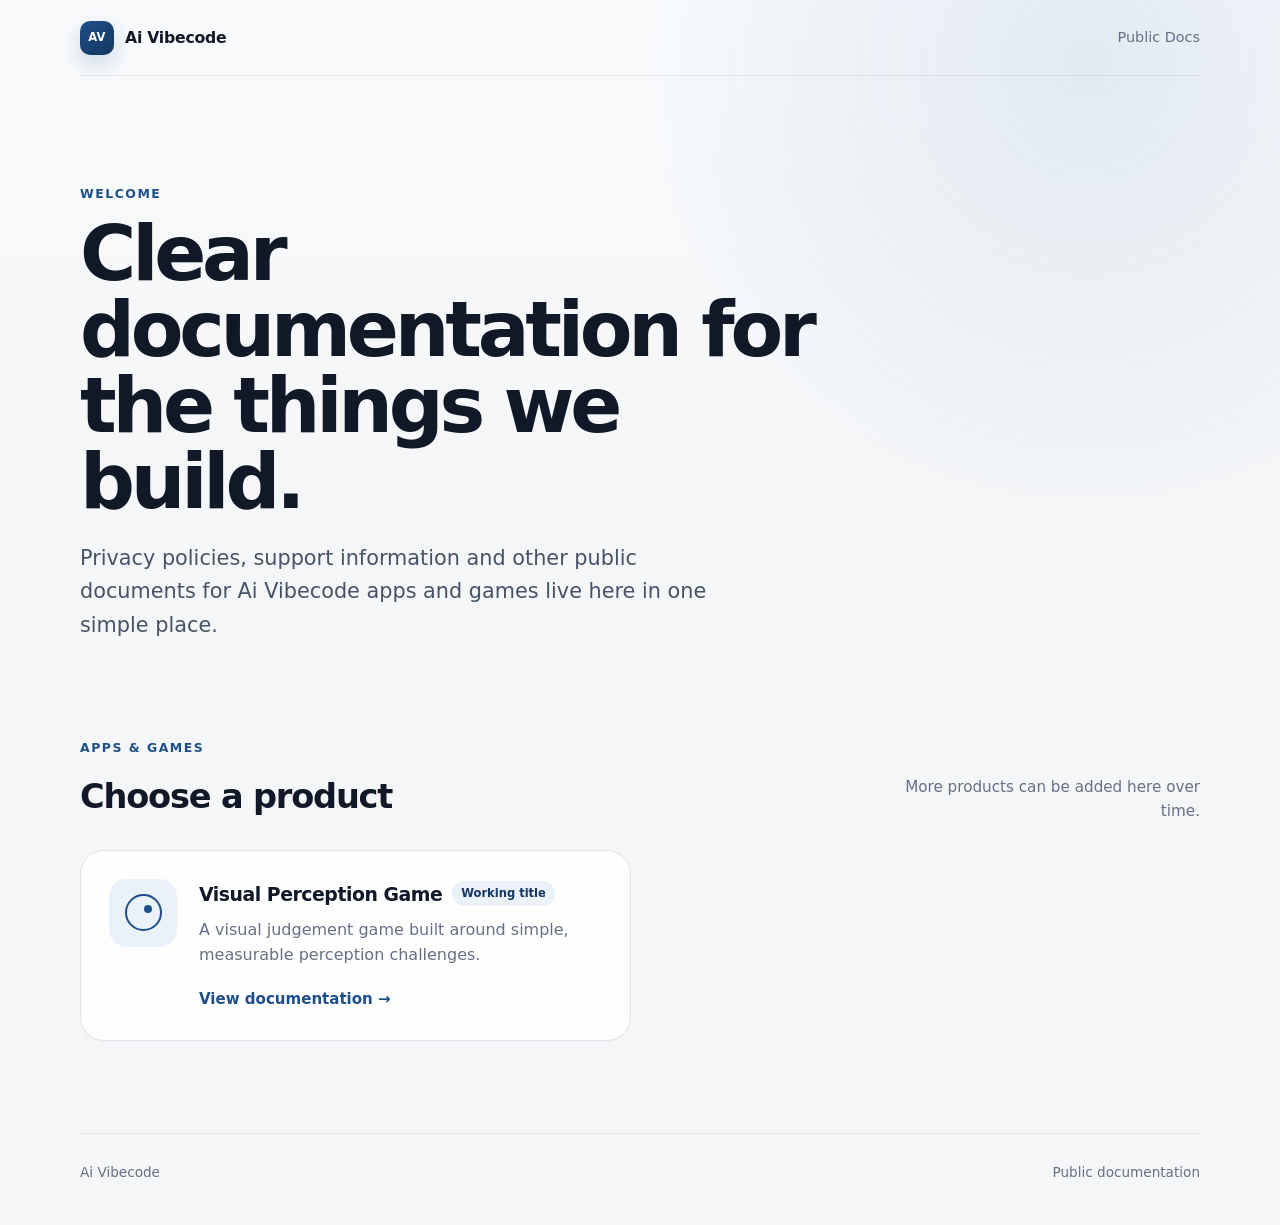
<file: index.html>
<!doctype html>
<html lang="en">
  <head>
    <meta charset="utf-8" />
    <meta name="viewport" content="width=device-width, initial-scale=1" />
    <meta name="description" content="Public documentation for apps and games from Ai Vibecode." />
    <meta name="theme-color" content="#0f172a" />
    <title>Ai Vibecode — Public Docs</title>
    <link rel="stylesheet" href="./styles.css" />
  </head>
  <body>
    <div class="site-shell">
      <header class="topbar">
        <a class="brand" href="./" aria-label="Ai Vibecode public docs home">
          <span class="brand-mark" aria-hidden="true">AV</span>
          <span>Ai Vibecode</span>
        </a>
        <span class="topbar-label">Public Docs</span>
      </header>

      <main>
        <section class="hero" aria-labelledby="welcome-title">
          <p class="eyebrow">Welcome</p>
          <h1 id="welcome-title">Clear documentation for the things we build.</h1>
          <p class="hero-copy">
            Privacy policies, support information and other public documents for
            Ai Vibecode apps and games live here in one simple place.
          </p>
        </section>

        <section class="section" aria-labelledby="products-title">
          <div class="section-heading">
            <div>
              <p class="eyebrow">Apps &amp; games</p>
              <h2 id="products-title">Choose a product</h2>
            </div>
            <p class="section-note">More products can be added here over time.</p>
          </div>

          <div class="card-grid">
            <a class="product-card" href="./apps/visual-perception-game/">
              <div class="product-icon" aria-hidden="true">
                <span class="target-dot"></span>
                <span class="target-ring"></span>
              </div>
              <div class="product-card-body">
                <div class="card-title-row">
                  <h3>Visual Perception Game</h3>
                  <span class="status-pill">Working title</span>
                </div>
                <p>
                  A visual judgement game built around simple, measurable
                  perception challenges.
                </p>
                <span class="card-link">View documentation <span aria-hidden="true">→</span></span>
              </div>
            </a>
          </div>
        </section>
      </main>

      <footer>
        <span>Ai Vibecode</span>
        <span>Public documentation</span>
      </footer>
    </div>
  </body>
</html>
</file>
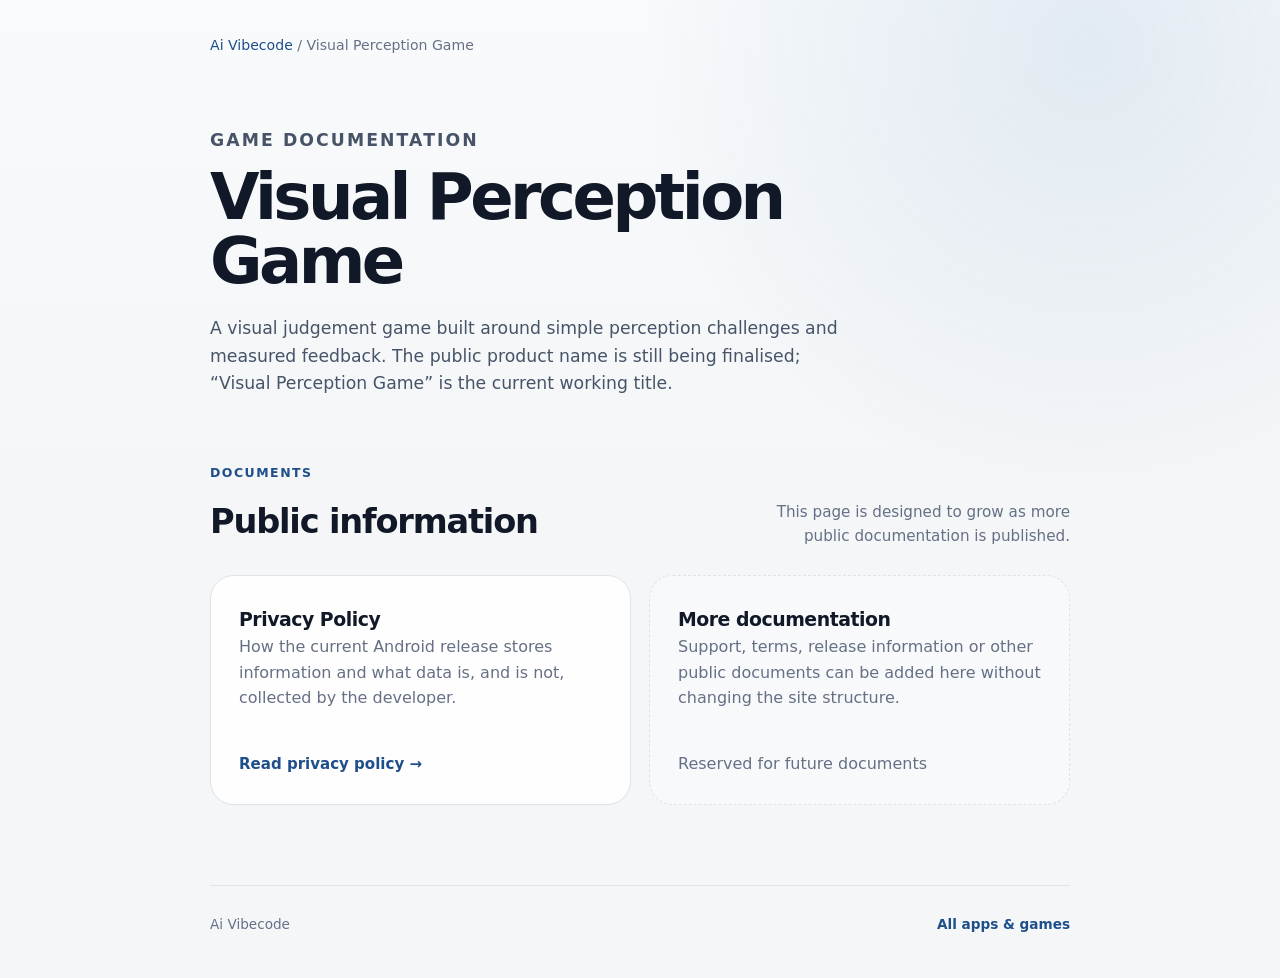
<file: apps/visual-perception-game/index.html>
<!doctype html>
<html lang="en">
  <head>
    <meta charset="utf-8" />
    <meta name="viewport" content="width=device-width, initial-scale=1" />
    <meta name="description" content="Public documentation for Visual Perception Game, a working-title Ai Vibecode project." />
    <meta name="theme-color" content="#0f172a" />
    <title>Visual Perception Game — Ai Vibecode</title>
    <link rel="stylesheet" href="../../styles.css" />
  </head>
  <body>
    <div class="content-shell">
      <nav class="breadcrumbs" aria-label="Breadcrumb">
        <a href="../../">Ai Vibecode</a> <span aria-hidden="true">/</span>
        <span>Visual Perception Game</span>
      </nav>

      <main>
        <section class="product-hero">
          <p class="eyebrow">Game documentation</p>
          <h1>Visual Perception Game</h1>
          <p>
            A visual judgement game built around simple perception challenges and
            measured feedback. The public product name is still being finalised;
            “Visual Perception Game” is the current working title.
          </p>
        </section>

        <section aria-labelledby="documents-title">
          <div class="section-heading">
            <div>
              <p class="eyebrow">Documents</p>
              <h2 id="documents-title">Public information</h2>
            </div>
            <p class="section-note">
              This page is designed to grow as more public documentation is published.
            </p>
          </div>

          <div class="doc-grid">
            <a class="doc-card" href="./privacy-policy.html">
              <div class="doc-card-body">
                <h3>Privacy Policy</h3>
                <p>
                  How the current Android release stores information and what data
                  is, and is not, collected by the developer.
                </p>
              </div>
              <span class="card-link">Read privacy policy <span aria-hidden="true">→</span></span>
            </a>

            <div class="doc-card placeholder" aria-label="Future documentation placeholder">
              <div class="doc-card-body">
                <h3>More documentation</h3>
                <p>
                  Support, terms, release information or other public documents can
                  be added here without changing the site structure.
                </p>
              </div>
              <span class="muted">Reserved for future documents</span>
            </div>
          </div>
        </section>
      </main>

      <footer>
        <span>Ai Vibecode</span>
        <a class="text-link" href="../../">All apps &amp; games</a>
      </footer>
    </div>
  </body>
</html>
</file>
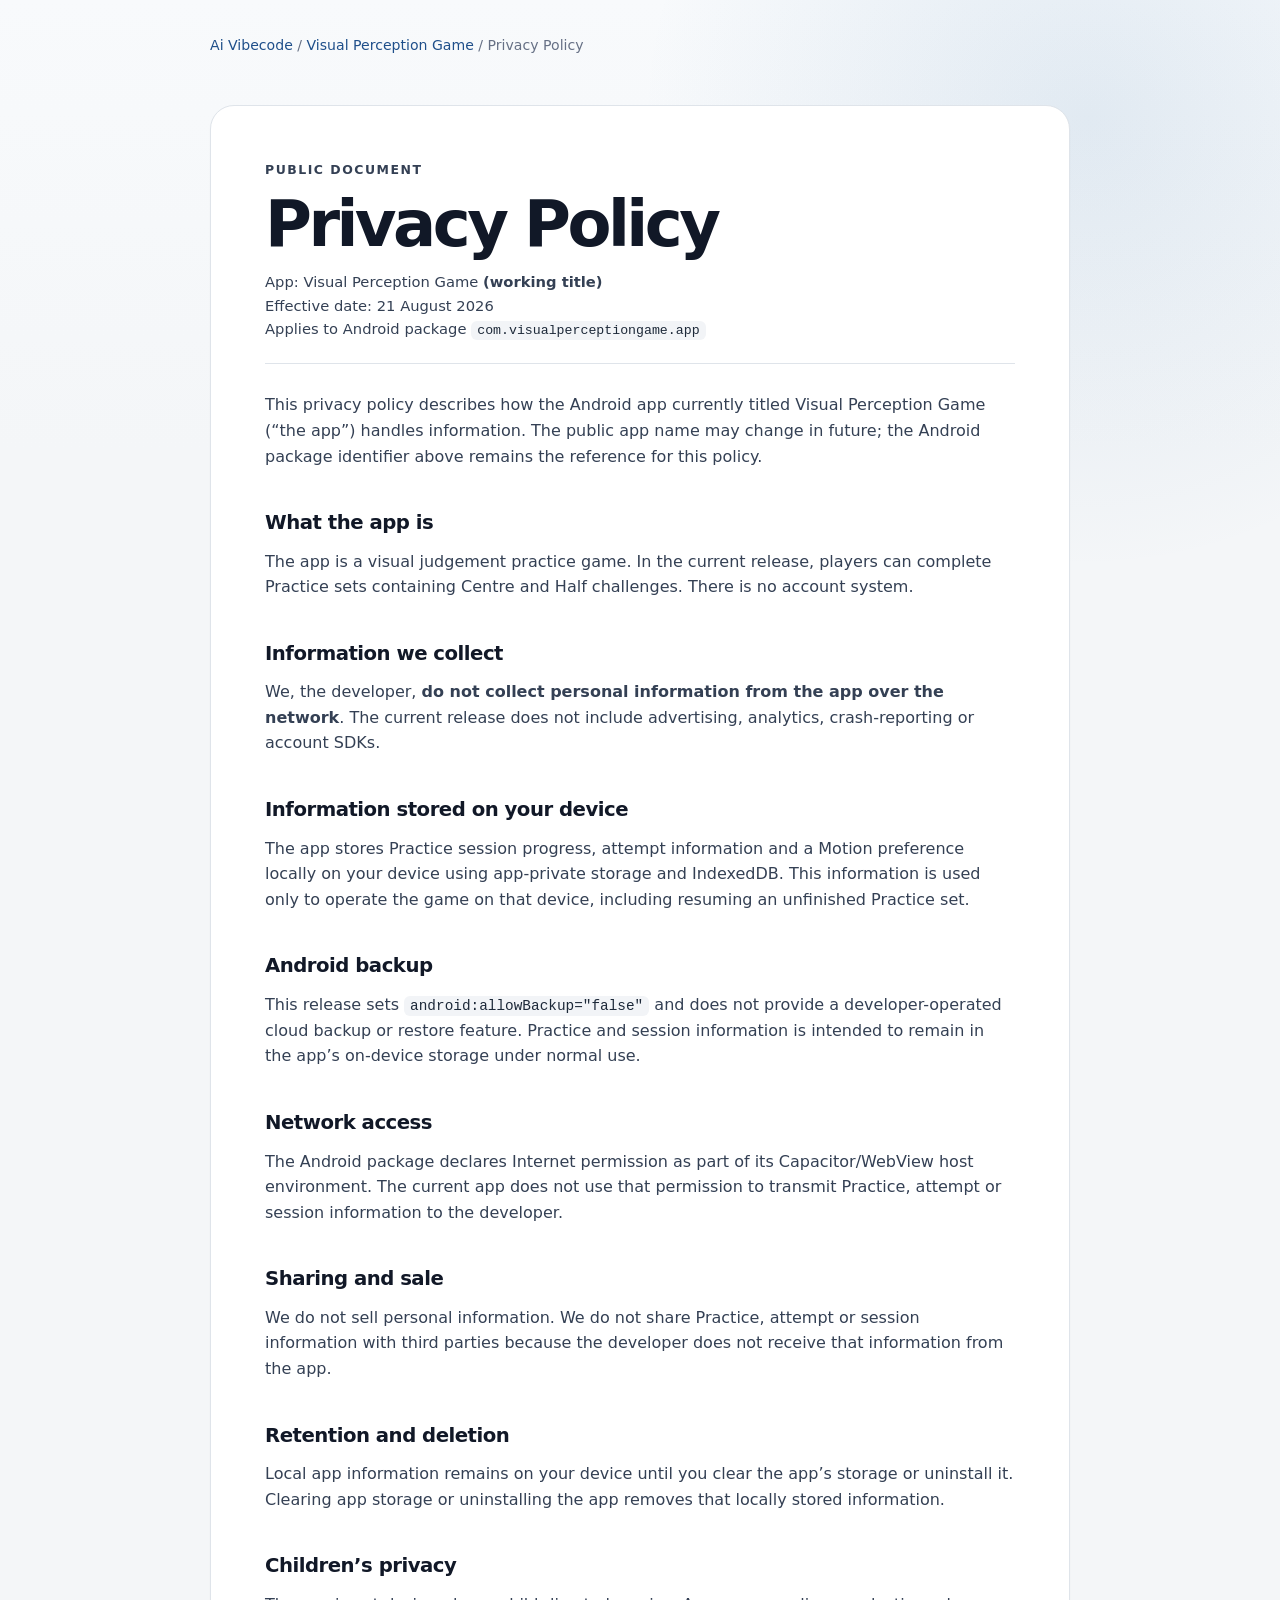
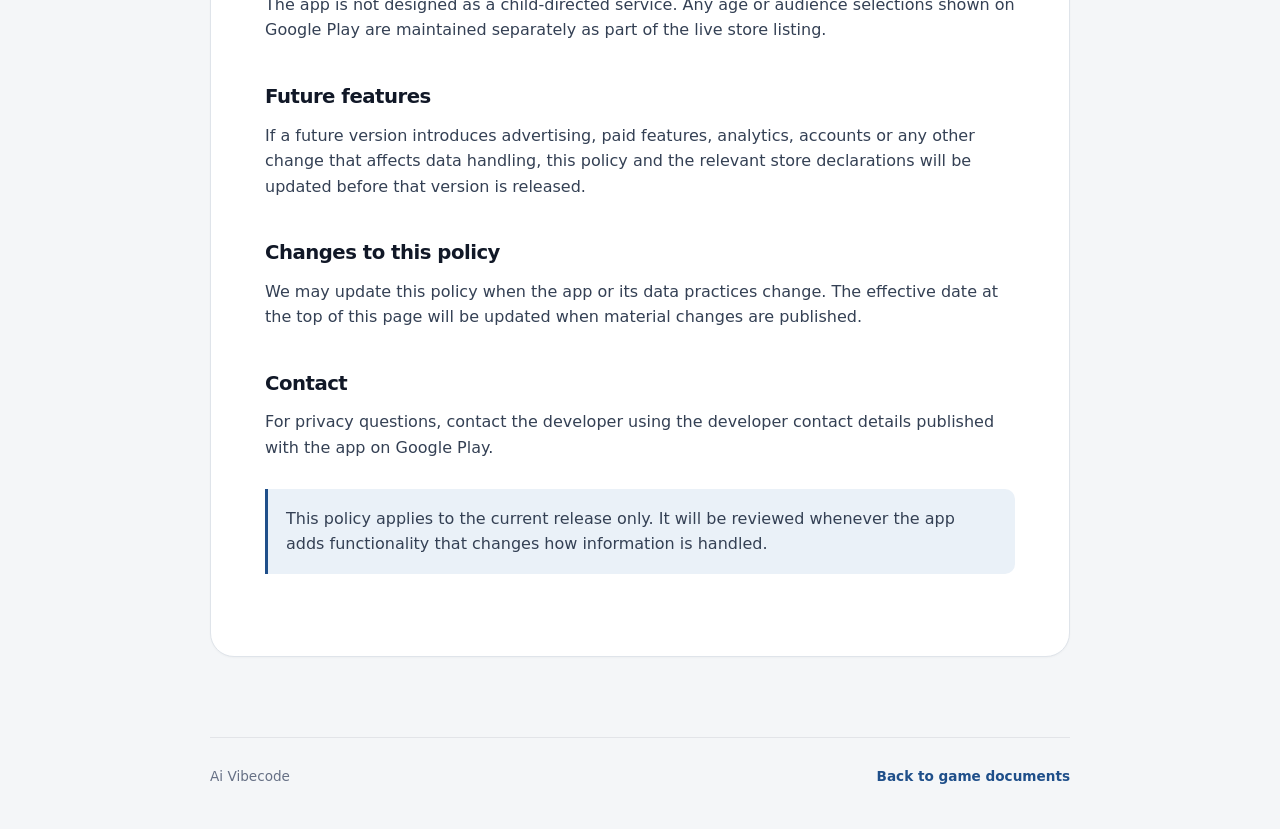
<file: privacy-policy.html>
<!doctype html>
<html lang="en">
  <head>
    <meta charset="utf-8" />
    <meta name="viewport" content="width=device-width, initial-scale=1" />
    <meta http-equiv="refresh" content="0; url=./apps/visual-perception-game/privacy-policy.html" />
    <link rel="canonical" href="./apps/visual-perception-game/privacy-policy.html" />
    <title>Privacy Policy — Visual Perception Game</title>
  </head>
  <body>
    <p>
      The privacy policy has moved to
      <a href="./apps/visual-perception-game/privacy-policy.html">its permanent product documentation page</a>.
    </p>
  </body>
</html>
</file>
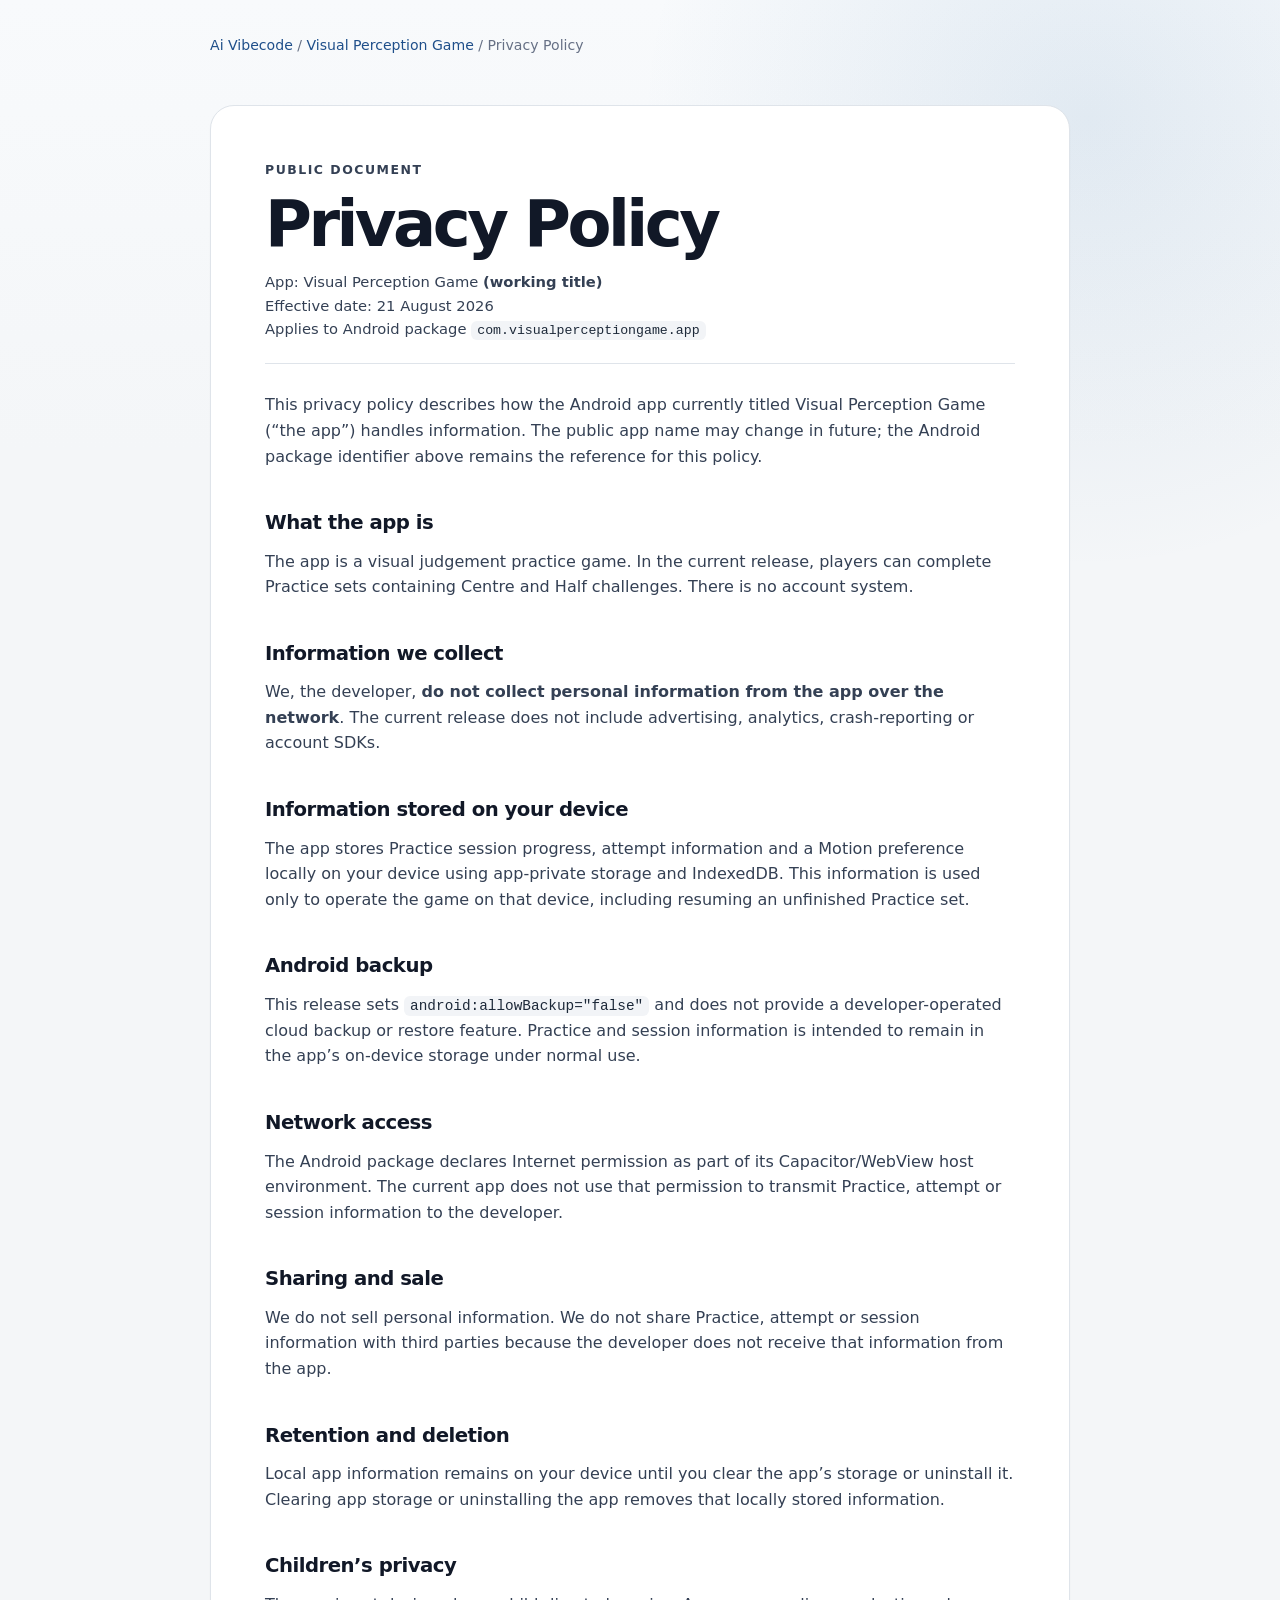
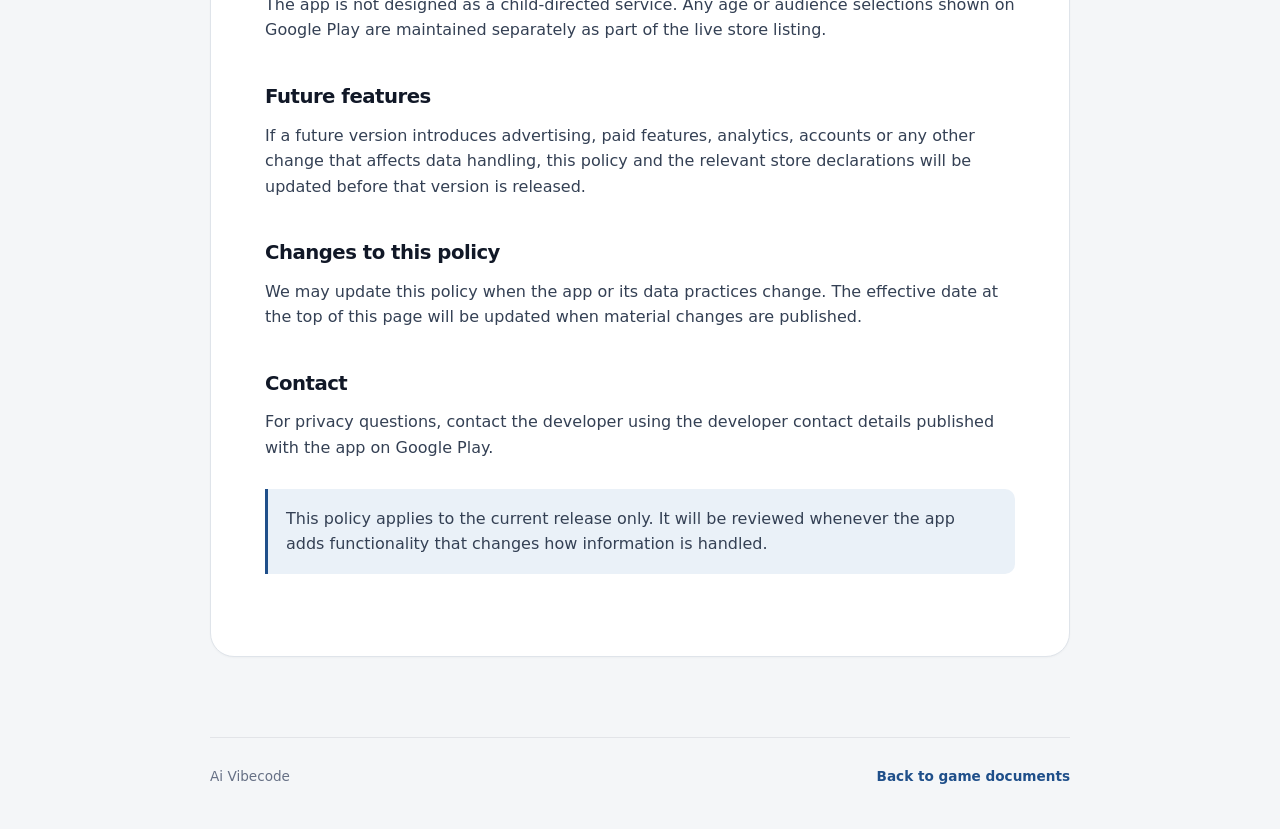
<file: apps/visual-perception-game/privacy-policy.html>
<!doctype html>
<html lang="en">
  <head>
    <meta charset="utf-8" />
    <meta name="viewport" content="width=device-width, initial-scale=1" />
    <meta name="description" content="Privacy policy for the Android app currently titled Visual Perception Game." />
    <meta name="theme-color" content="#0f172a" />
    <title>Privacy Policy — Visual Perception Game</title>
    <link rel="stylesheet" href="../../styles.css" />
  </head>
  <body>
    <div class="content-shell">
      <nav class="breadcrumbs" aria-label="Breadcrumb">
        <a href="../../">Ai Vibecode</a> <span aria-hidden="true">/</span>
        <a href="./">Visual Perception Game</a> <span aria-hidden="true">/</span>
        <span>Privacy Policy</span>
      </nav>

      <main class="document">
        <p class="eyebrow">Public document</p>
        <h1>Privacy Policy</h1>
        <p class="meta">
          App: Visual Perception Game <strong>(working title)</strong><br />
          Effective date: 21 August 2026<br />
          Applies to Android package <code>com.visualperceptiongame.app</code>
        </p>

        <p>
          This privacy policy describes how the Android app currently titled
          Visual Perception Game (“the app”) handles information. The public app
          name may change in future; the Android package identifier above remains
          the reference for this policy.
        </p>

        <h2>What the app is</h2>
        <p>
          The app is a visual judgement practice game. In the current release,
          players can complete Practice sets containing Centre and Half challenges.
          There is no account system.
        </p>

        <h2>Information we collect</h2>
        <p>
          We, the developer, <strong>do not collect personal information from the
          app over the network</strong>. The current release does not include
          advertising, analytics, crash-reporting or account SDKs.
        </p>

        <h2>Information stored on your device</h2>
        <p>
          The app stores Practice session progress, attempt information and a
          Motion preference locally on your device using app-private storage and
          IndexedDB. This information is used only to operate the game on that
          device, including resuming an unfinished Practice set.
        </p>

        <h2>Android backup</h2>
        <p>
          This release sets <code>android:allowBackup=&quot;false&quot;</code> and does
          not provide a developer-operated cloud backup or restore feature.
          Practice and session information is intended to remain in the app’s
          on-device storage under normal use.
        </p>

        <h2>Network access</h2>
        <p>
          The Android package declares Internet permission as part of its
          Capacitor/WebView host environment. The current app does not use that
          permission to transmit Practice, attempt or session information to the
          developer.
        </p>

        <h2>Sharing and sale</h2>
        <p>
          We do not sell personal information. We do not share Practice, attempt
          or session information with third parties because the developer does
          not receive that information from the app.
        </p>

        <h2>Retention and deletion</h2>
        <p>
          Local app information remains on your device until you clear the app’s
          storage or uninstall it. Clearing app storage or uninstalling the app
          removes that locally stored information.
        </p>

        <h2>Children’s privacy</h2>
        <p>
          The app is not designed as a child-directed service. Any age or audience
          selections shown on Google Play are maintained separately as part of the
          live store listing.
        </p>

        <h2>Future features</h2>
        <p>
          If a future version introduces advertising, paid features, analytics,
          accounts or any other change that affects data handling, this policy and
          the relevant store declarations will be updated before that version is
          released.
        </p>

        <h2>Changes to this policy</h2>
        <p>
          We may update this policy when the app or its data practices change. The
          effective date at the top of this page will be updated when material
          changes are published.
        </p>

        <h2>Contact</h2>
        <p>
          For privacy questions, contact the developer using the developer contact
          details published with the app on Google Play.
        </p>

        <div class="notice">
          This policy applies to the current release only. It will be reviewed
          whenever the app adds functionality that changes how information is
          handled.
        </div>
      </main>

      <footer>
        <span>Ai Vibecode</span>
        <a class="text-link" href="./">Back to game documents</a>
      </footer>
    </div>
  </body>
</html>
</file>
<file: styles.css>
:root {
  color-scheme: light;
  --page: #f4f6f8;
  --surface: #ffffff;
  --surface-soft: #f8fafc;
  --ink: #111827;
  --muted: #667085;
  --rule: #dfe4ea;
  --brand: #1f4f8a;
  --brand-deep: #14365f;
  --brand-soft: #eaf1f8;
  --accent: #2e6ea8;
  --shadow: 0 18px 48px rgba(15, 23, 42, 0.08);
  --radius-lg: 24px;
  --radius-md: 16px;
  --radius-sm: 10px;
}

* {
  box-sizing: border-box;
}

html {
  min-height: 100%;
  background: var(--page);
}

body {
  margin: 0;
  min-height: 100vh;
  color: var(--ink);
  background:
    radial-gradient(circle at 85% 5%, rgba(46, 110, 168, 0.11), transparent 28rem),
    linear-gradient(180deg, #f8fafc 0, var(--page) 28rem);
  font-family:
    Inter, ui-sans-serif, system-ui, -apple-system, BlinkMacSystemFont, "Segoe UI",
    sans-serif;
  line-height: 1.6;
  -webkit-font-smoothing: antialiased;
}

a {
  color: inherit;
}

.site-shell {
  width: min(1120px, calc(100% - 40px));
  margin: 0 auto;
}

.topbar {
  min-height: 76px;
  display: flex;
  align-items: center;
  justify-content: space-between;
  gap: 24px;
  border-bottom: 1px solid rgba(17, 24, 39, 0.08);
}

.brand {
  display: inline-flex;
  align-items: center;
  gap: 11px;
  color: var(--ink);
  text-decoration: none;
  font-size: 0.98rem;
  font-weight: 720;
  letter-spacing: -0.015em;
}

.brand-mark {
  width: 34px;
  height: 34px;
  display: grid;
  place-items: center;
  border-radius: 10px;
  color: #ffffff;
  background: linear-gradient(145deg, var(--brand), var(--brand-deep));
  box-shadow: 0 8px 20px rgba(31, 79, 138, 0.2);
  font-size: 0.72rem;
  font-weight: 800;
  letter-spacing: 0.02em;
}

.topbar-label,
.breadcrumbs,
.section-note,
.meta,
.muted {
  color: var(--muted);
}

.topbar-label {
  font-size: 0.9rem;
}

.hero {
  padding: 108px 0 72px;
  max-width: 770px;
}

.eyebrow {
  margin: 0 0 12px;
  color: var(--brand);
  font-size: 0.78rem;
  font-weight: 800;
  letter-spacing: 0.12em;
  text-transform: uppercase;
}

h1,
h2,
h3,
p {
  margin-top: 0;
}

h1 {
  max-width: 760px;
  margin-bottom: 22px;
  font-size: clamp(2.6rem, 6vw, 5.25rem);
  line-height: 0.99;
  letter-spacing: -0.055em;
  font-weight: 760;
}

.hero-copy {
  max-width: 660px;
  margin-bottom: 0;
  color: #475467;
  font-size: clamp(1.08rem, 2vw, 1.3rem);
}

.section {
  padding: 24px 0 92px;
}

.section-heading {
  display: flex;
  align-items: end;
  justify-content: space-between;
  gap: 30px;
  margin-bottom: 26px;
}

.section-heading h2 {
  margin: 0;
  font-size: clamp(1.6rem, 3vw, 2.1rem);
  letter-spacing: -0.035em;
}

.section-note {
  max-width: 310px;
  margin: 0;
  font-size: 0.95rem;
  text-align: right;
}

.card-grid,
.doc-grid {
  display: grid;
  grid-template-columns: repeat(2, minmax(0, 1fr));
  gap: 18px;
}

.product-card,
.doc-card {
  position: relative;
  display: flex;
  gap: 22px;
  padding: 28px;
  border: 1px solid var(--rule);
  border-radius: var(--radius-lg);
  background: rgba(255, 255, 255, 0.92);
  text-decoration: none;
  box-shadow: 0 1px 2px rgba(15, 23, 42, 0.02);
  transition:
    transform 170ms ease,
    box-shadow 170ms ease,
    border-color 170ms ease;
}

.product-card:hover,
.doc-card:hover {
  transform: translateY(-2px);
  border-color: #c9d4df;
  box-shadow: var(--shadow);
}

.product-card:focus-visible,
.doc-card:focus-visible,
.brand:focus-visible,
.text-link:focus-visible {
  outline: 3px solid rgba(46, 110, 168, 0.28);
  outline-offset: 4px;
}

.product-icon {
  flex: 0 0 68px;
  width: 68px;
  height: 68px;
  position: relative;
  display: grid;
  place-items: center;
  overflow: hidden;
  border-radius: 18px;
  background: var(--brand-soft);
}

.target-ring {
  width: 37px;
  height: 37px;
  border: 2px solid var(--brand);
  border-radius: 50%;
}

.target-dot {
  position: absolute;
  z-index: 1;
  width: 8px;
  height: 8px;
  border-radius: 50%;
  background: var(--brand);
  transform: translate(5px, -4px);
}

.product-card-body,
.doc-card-body {
  min-width: 0;
}

.card-title-row {
  display: flex;
  align-items: center;
  flex-wrap: wrap;
  gap: 10px;
  margin-bottom: 8px;
}

.card-title-row h3,
.doc-card h3 {
  margin: 0;
  font-size: 1.18rem;
  letter-spacing: -0.025em;
}

.product-card p,
.doc-card p {
  margin-bottom: 18px;
  color: var(--muted);
}

.status-pill {
  display: inline-flex;
  align-items: center;
  min-height: 24px;
  padding: 3px 9px;
  border-radius: 999px;
  color: var(--brand-deep);
  background: var(--brand-soft);
  font-size: 0.72rem;
  font-weight: 750;
}

.card-link,
.text-link {
  color: var(--brand);
  font-weight: 700;
  text-decoration: none;
}

.card-link {
  font-size: 0.94rem;
}

footer {
  display: flex;
  justify-content: space-between;
  gap: 24px;
  padding: 28px 0 42px;
  border-top: 1px solid rgba(17, 24, 39, 0.08);
  color: var(--muted);
  font-size: 0.85rem;
}

/* Product/document pages */
.content-shell {
  width: min(860px, calc(100% - 40px));
  margin: 0 auto;
}

.breadcrumbs {
  padding: 34px 0 0;
  font-size: 0.88rem;
}

.breadcrumbs a {
  color: var(--brand);
  text-decoration: none;
}

.product-hero {
  padding: 70px 0 48px;
}

.product-hero h1,
.document h1 {
  font-size: clamp(2.3rem, 5vw, 4rem);
}

.product-hero p {
  max-width: 640px;
  color: #475467;
  font-size: 1.08rem;
}

.doc-grid {
  grid-template-columns: repeat(2, minmax(0, 1fr));
  padding-bottom: 80px;
}

.doc-card {
  min-height: 180px;
  flex-direction: column;
  justify-content: space-between;
}

.doc-card.placeholder {
  pointer-events: none;
  border-style: dashed;
  background: rgba(248, 250, 252, 0.72);
  box-shadow: none;
}

.document {
  margin: 48px 0 80px;
  padding: clamp(26px, 5vw, 54px);
  border: 1px solid var(--rule);
  border-radius: var(--radius-lg);
  background: var(--surface);
  box-shadow: 0 1px 2px rgba(15, 23, 42, 0.03);
}

.document h1 {
  margin-bottom: 12px;
  line-height: 1.04;
}

.document h2 {
  margin: 38px 0 10px;
  font-size: 1.23rem;
  letter-spacing: -0.025em;
}

.document p,
.document li {
  color: #344054;
}

.document code {
  padding: 2px 6px;
  border-radius: 6px;
  background: #f2f4f7;
  color: #1d2939;
  font-family: ui-monospace, SFMono-Regular, Menlo, Consolas, monospace;
  font-size: 0.9em;
}

.document .meta {
  margin-bottom: 28px;
  padding-bottom: 22px;
  border-bottom: 1px solid var(--rule);
  font-size: 0.92rem;
}

.notice {
  margin: 28px 0;
  padding: 17px 18px;
  border-left: 3px solid var(--brand);
  border-radius: 0 var(--radius-sm) var(--radius-sm) 0;
  background: var(--brand-soft);
  color: #344054;
}

@media (max-width: 760px) {
  .site-shell,
  .content-shell {
    width: min(100% - 28px, 1120px);
  }

  .hero {
    padding: 76px 0 58px;
  }

  .section-heading,
  footer {
    align-items: flex-start;
    flex-direction: column;
  }

  .section-note {
    text-align: left;
  }

  .card-grid,
  .doc-grid {
    grid-template-columns: 1fr;
  }

  .product-card {
    padding: 22px;
  }

  .topbar-label {
    display: none;
  }
}

@media (prefers-reduced-motion: reduce) {
  *,
  *::before,
  *::after {
    scroll-behavior: auto !important;
    transition-duration: 0.01ms !important;
  }
}
</file>
